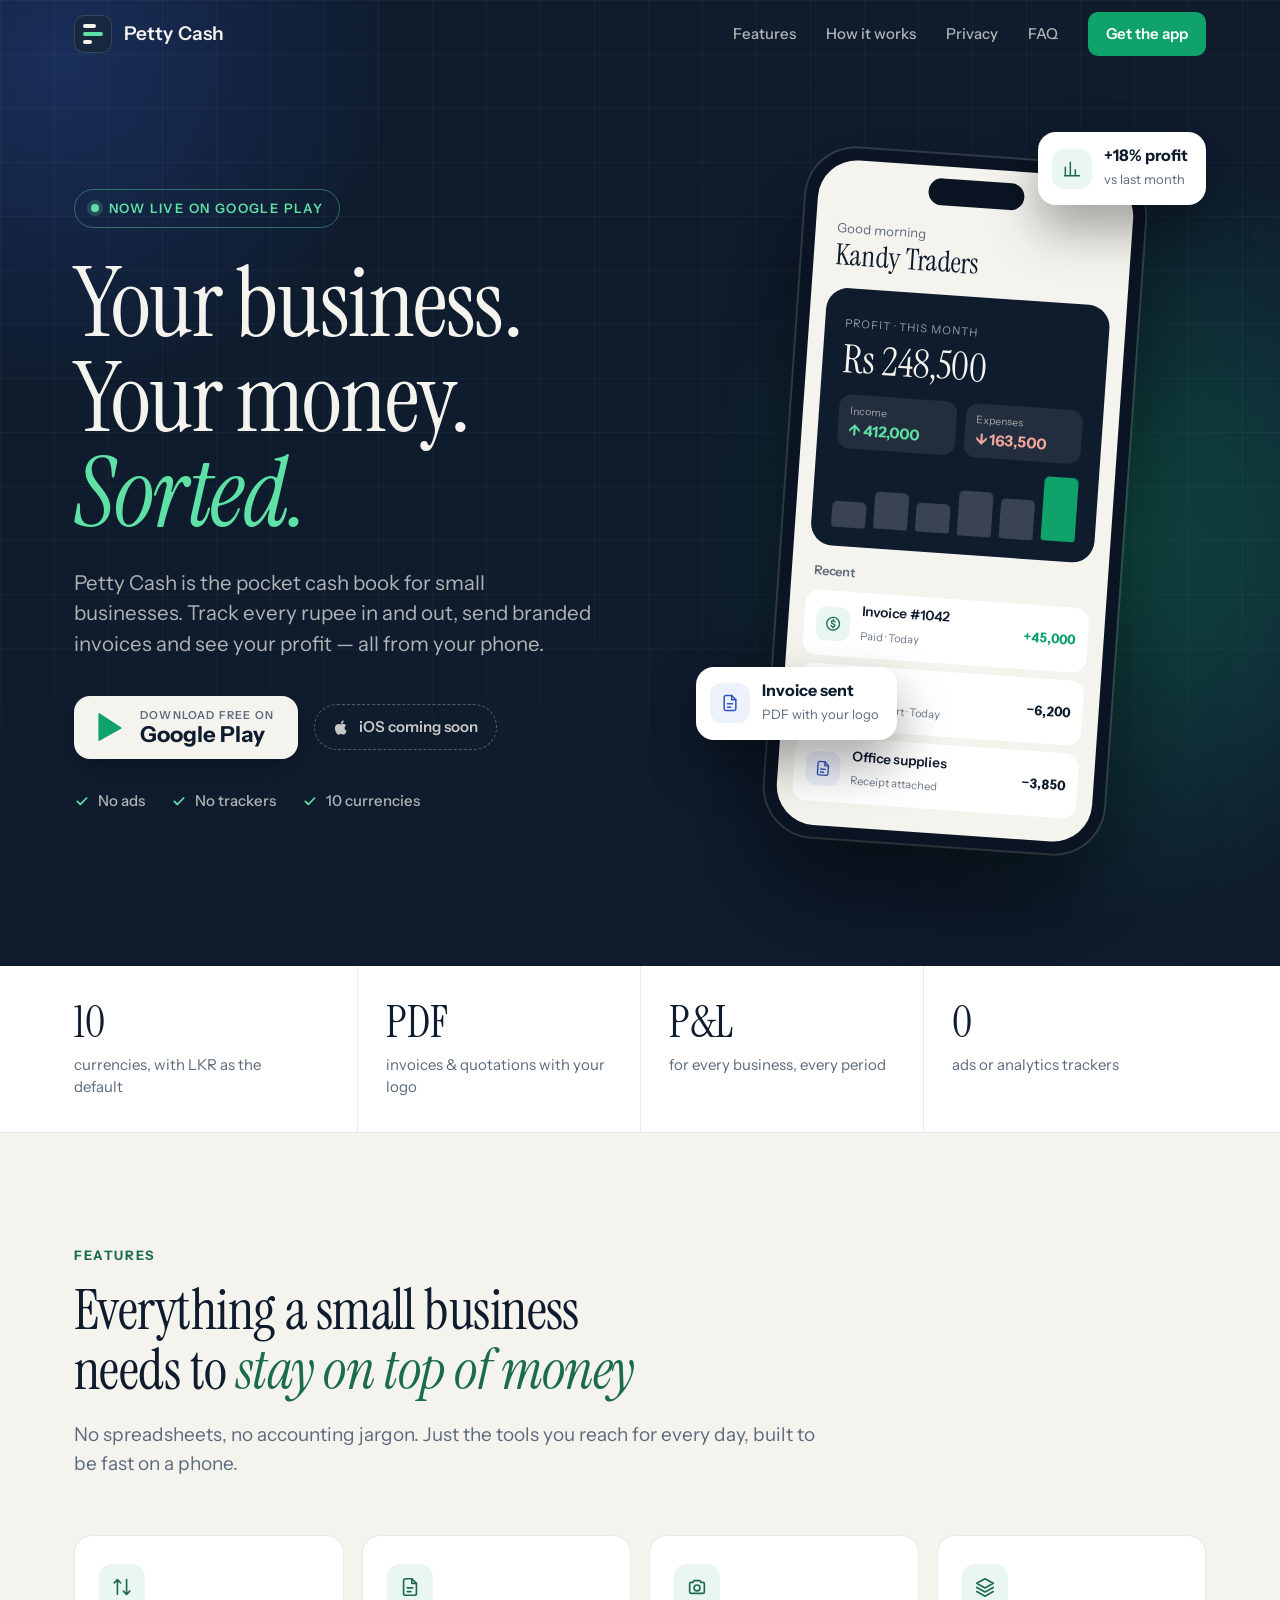
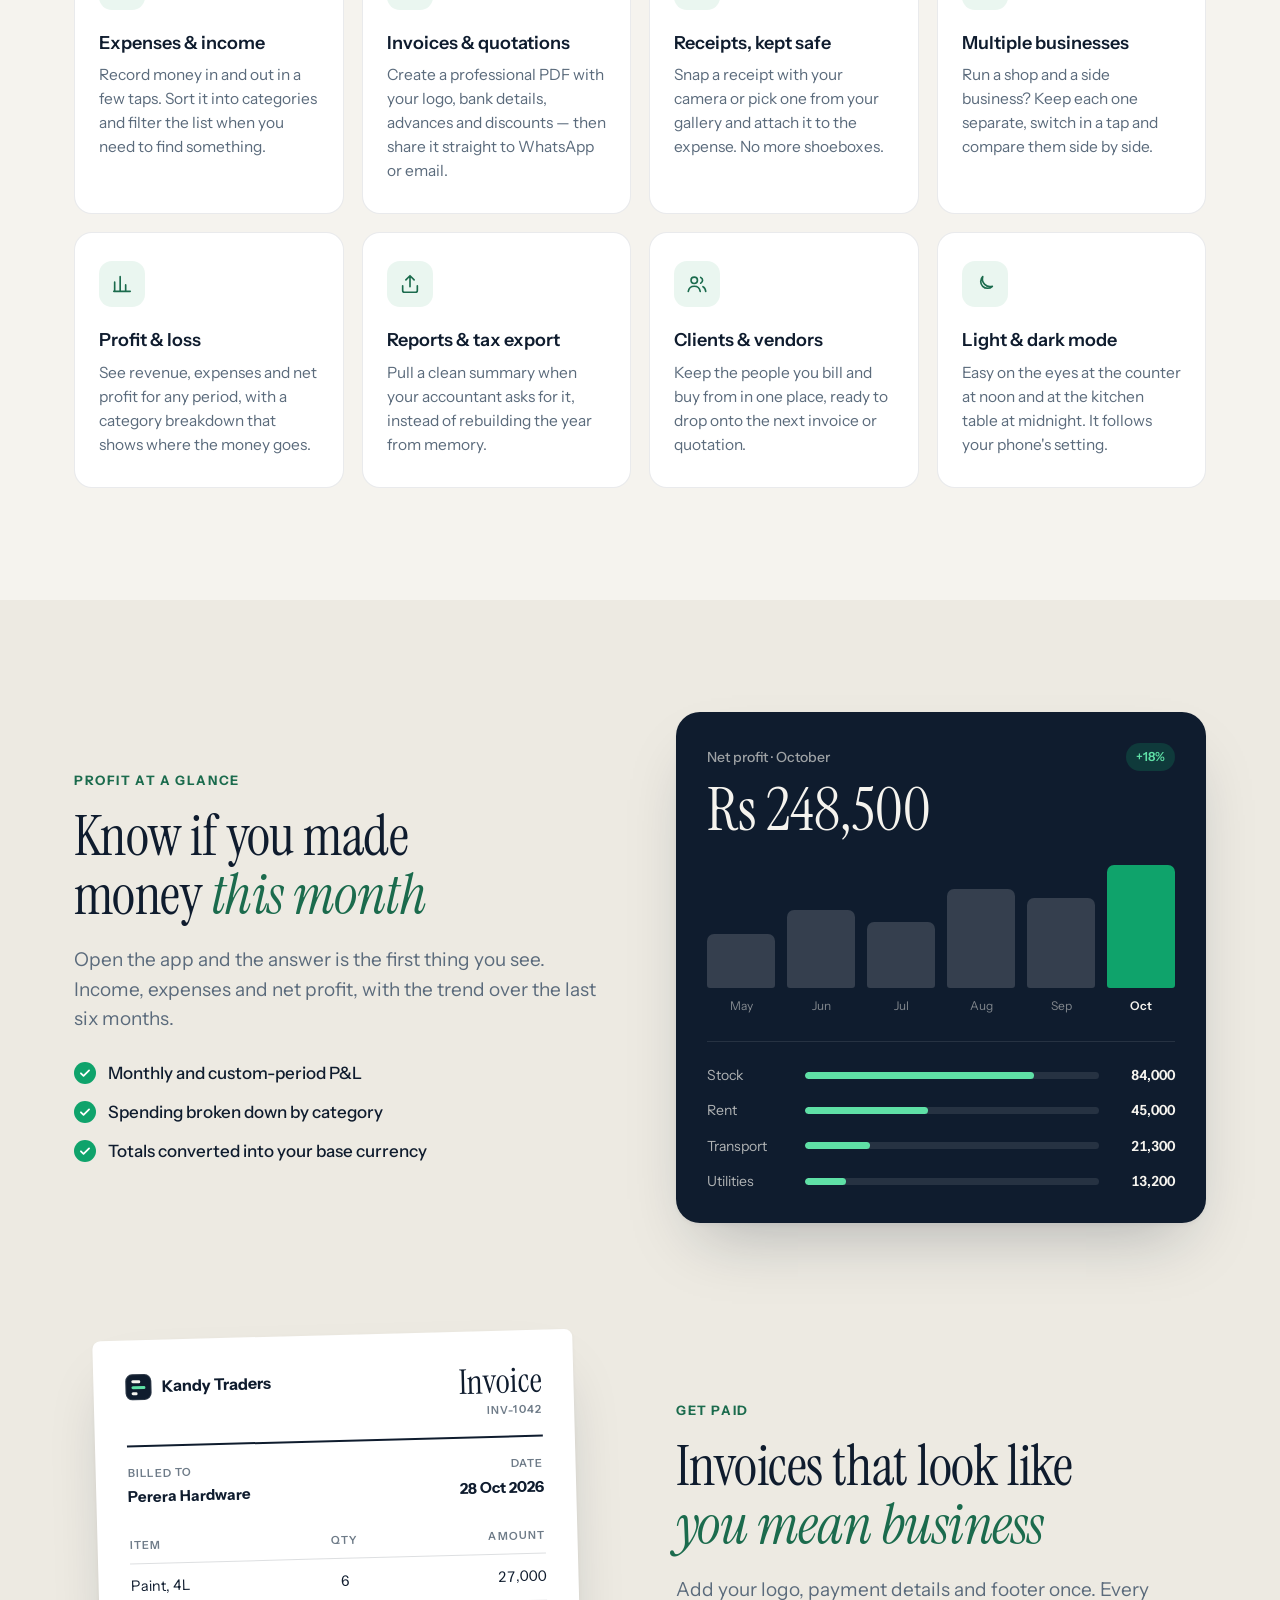
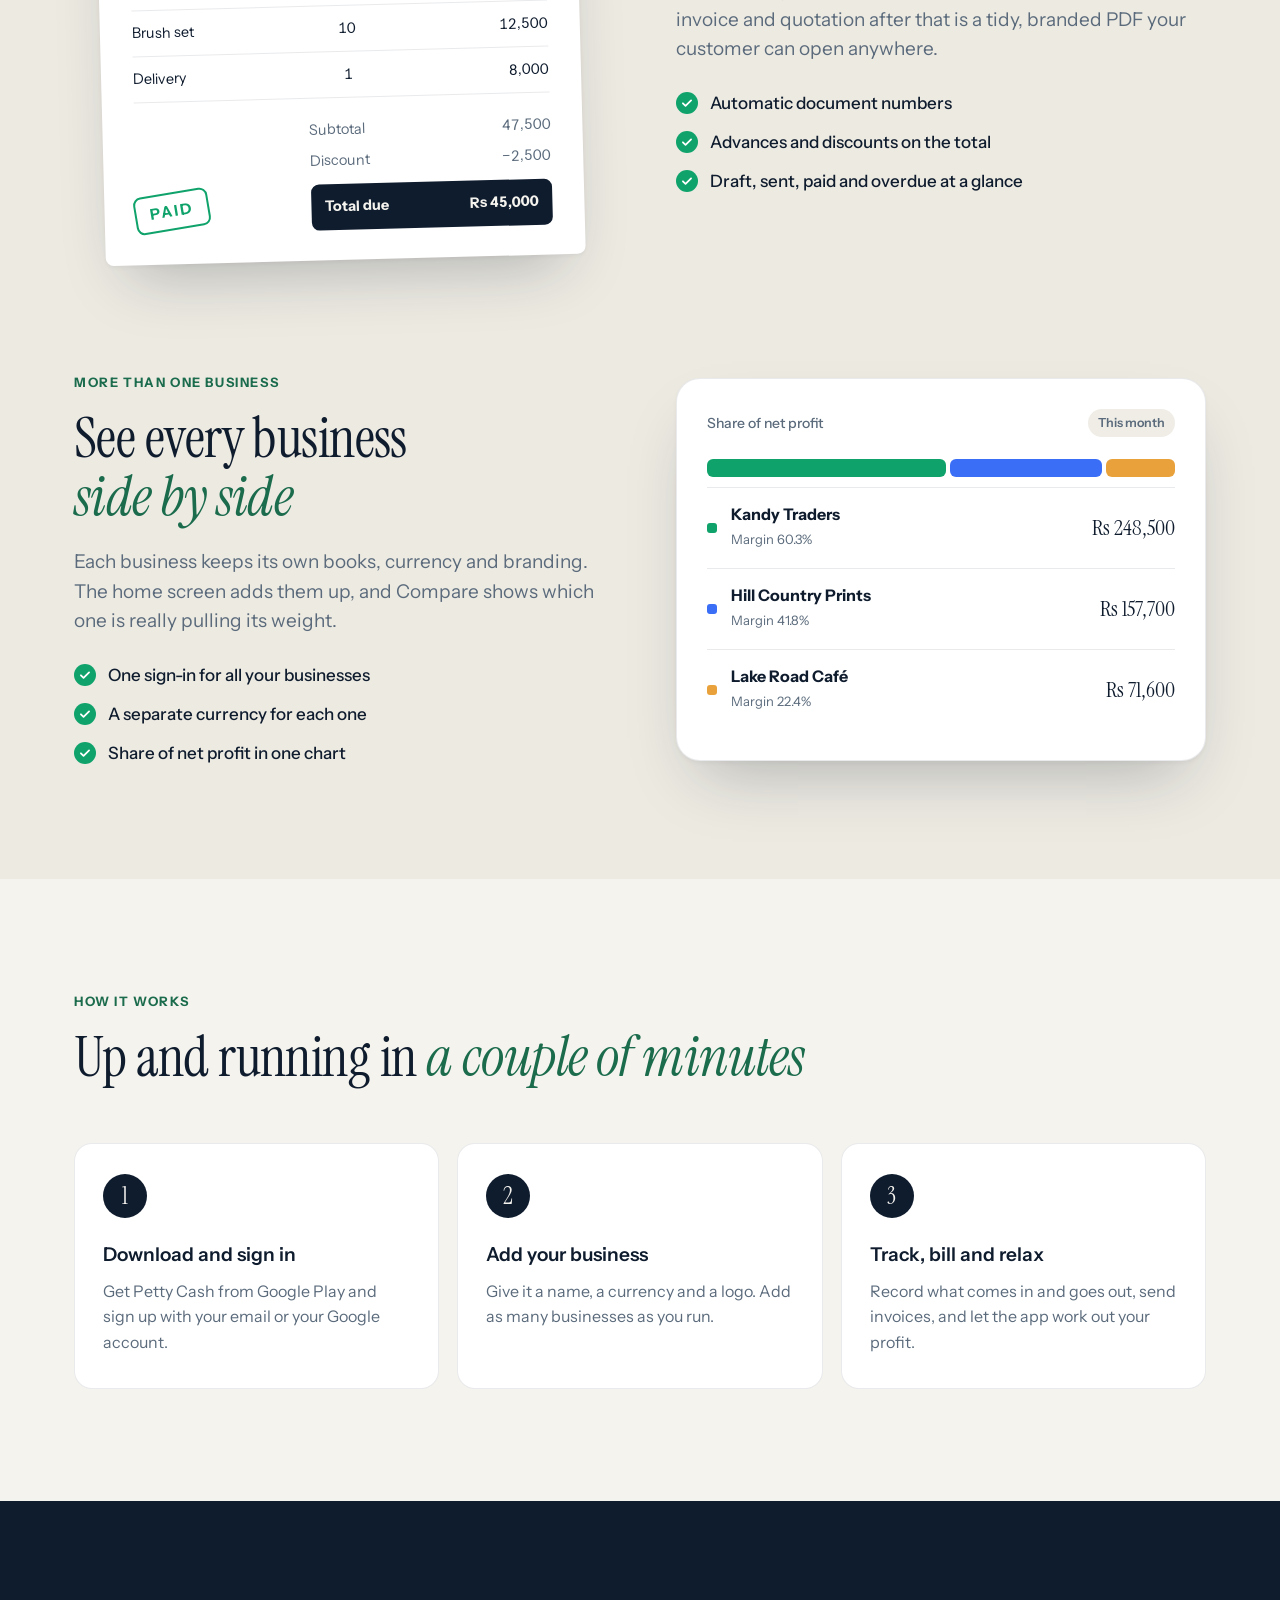
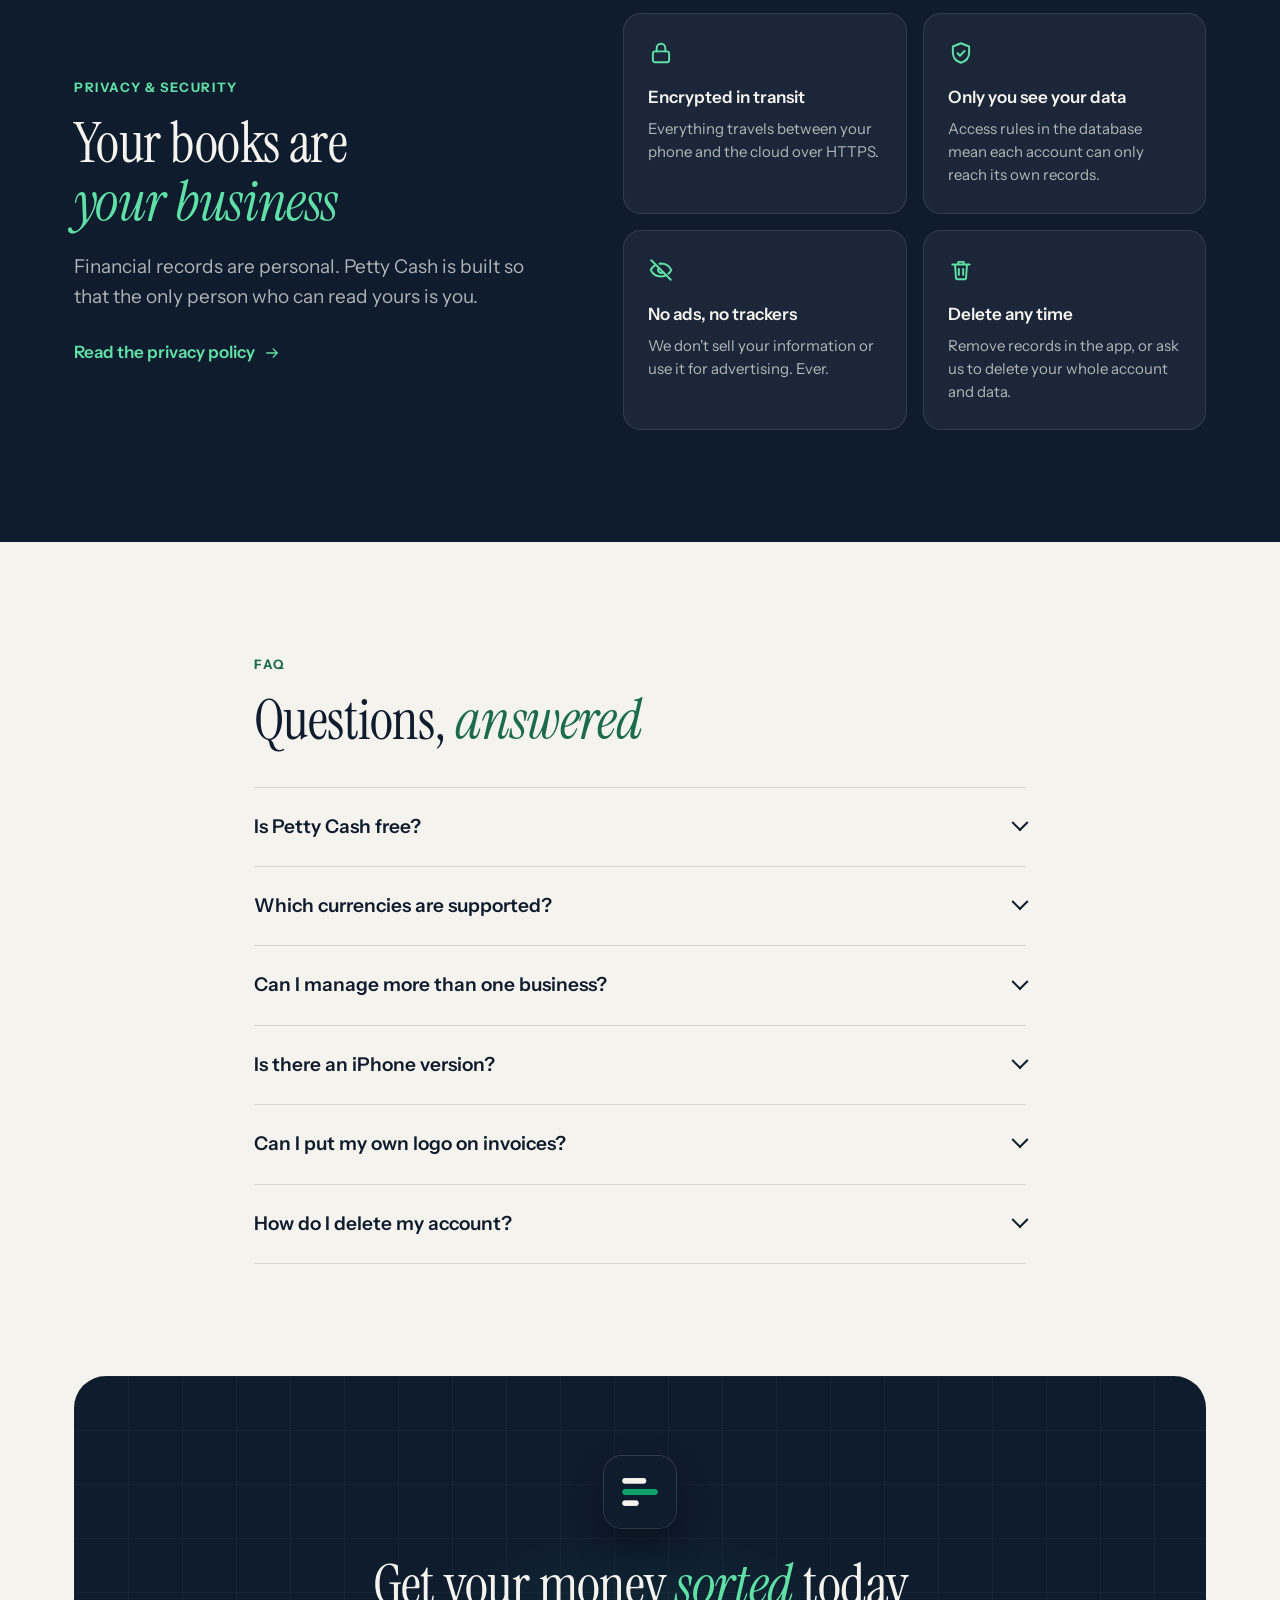
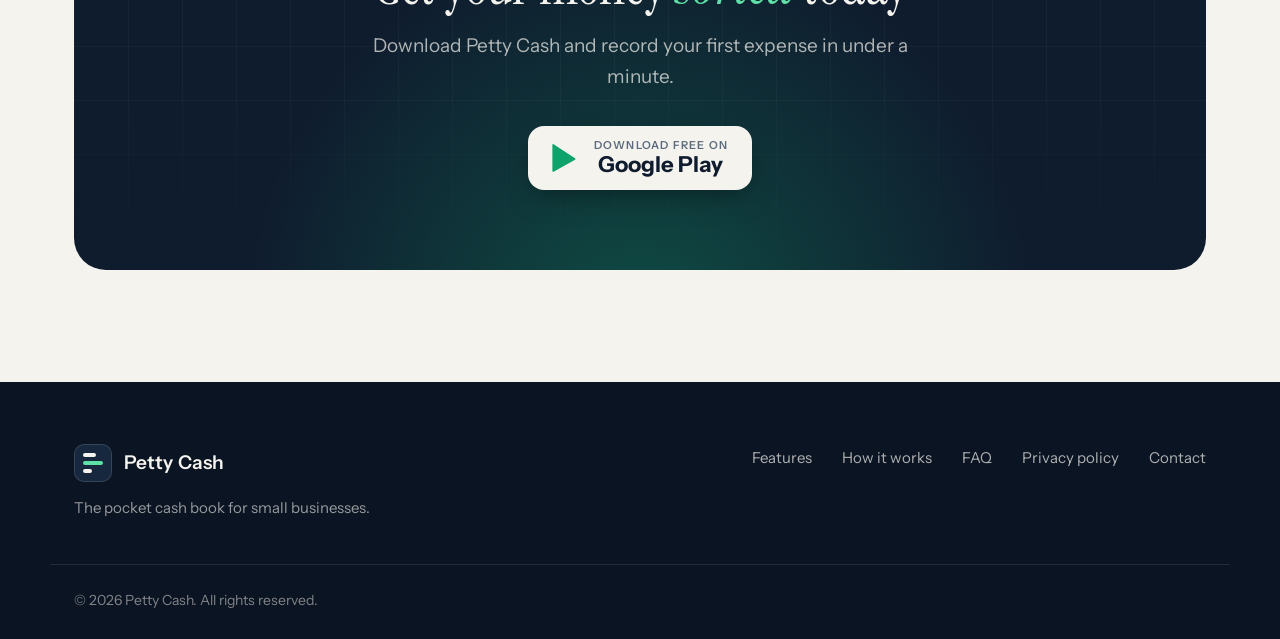
<file: index.html>
<!doctype html>
<html lang="en">
<head>
<meta charset="utf-8">
<meta name="viewport" content="width=device-width, initial-scale=1">
<title>Petty Cash — Expenses, invoices and profit for small businesses</title>
<meta name="description" content="Petty Cash is the pocket cash book for small businesses. Track income and expenses, send branded invoices and quotations, keep receipts and see your profit — all from your phone.">
<meta name="theme-color" content="#0F1C2E">
<meta property="og:type" content="website">
<meta property="og:title" content="Petty Cash — Your business. Your money. Sorted.">
<meta property="og:description" content="Track every rupee, send invoices and see your profit — all from your phone.">
<meta property="og:image" content="assets/og.png">
<meta name="twitter:card" content="summary_large_image">
<link rel="icon" type="image/png" href="assets/favicon.png">
<link rel="apple-touch-icon" href="assets/icon.png">
<link rel="preconnect" href="https://fonts.googleapis.com">
<link rel="preconnect" href="https://fonts.gstatic.com" crossorigin>
<link href="https://fonts.googleapis.com/css2?family=Instrument+Sans:wght@400;500;600;700&family=Instrument+Serif:ital@0;1&display=swap" rel="stylesheet">
<link rel="stylesheet" href="css/styles.css">
</head>
<body>

<!-- icon sprite -->
<svg width="0" height="0" style="position:absolute" aria-hidden="true">
  <defs>
    <symbol id="i-check" viewBox="0 0 24 24"><path d="M5 12.5l4.5 4.5L19 7.5"/></symbol>
    <symbol id="i-swap" viewBox="0 0 24 24"><path d="M7 4v16M7 4L3.5 7.5M7 4l3.5 3.5M17 20V4m0 16l-3.5-3.5M17 20l3.5-3.5"/></symbol>
    <symbol id="i-doc" viewBox="0 0 24 24"><path d="M14 3H7a2 2 0 00-2 2v14a2 2 0 002 2h10a2 2 0 002-2V8l-5-5z"/><path d="M14 3v5h5M9 13h6M9 17h4"/></symbol>
    <symbol id="i-camera" viewBox="0 0 24 24"><path d="M4 8.5A1.5 1.5 0 015.5 7h2l1.4-2h6.2l1.4 2h2A1.5 1.5 0 0120 8.5v9a1.5 1.5 0 01-1.5 1.5h-13A1.5 1.5 0 014 17.5v-9z"/><circle cx="12" cy="13" r="3.2"/></symbol>
    <symbol id="i-layers" viewBox="0 0 24 24"><path d="M12 3l9 5-9 5-9-5 9-5z"/><path d="M3 12.5l9 5 9-5M3 17l9 5 9-5"/></symbol>
    <symbol id="i-chart" viewBox="0 0 24 24"><path d="M4 20V10M10 20V4M16 20v-7M21 20H3"/></symbol>
    <symbol id="i-export" viewBox="0 0 24 24"><path d="M12 15V3m0 0L7.5 7.5M12 3l4.5 4.5M4 14v5a2 2 0 002 2h12a2 2 0 002-2v-5"/></symbol>
    <symbol id="i-users" viewBox="0 0 24 24"><circle cx="9" cy="8" r="3.5"/><path d="M2.5 20c.6-3.4 3.2-5.5 6.5-5.5s5.900 2.100 6.500 5.500M16 4.800a3.500 3.500 0 010 6.400M18.500 14.900c1.700.8 2.700 2.500 3 5.100"/></symbol>
    <symbol id="i-moon" viewBox="0 0 24 24"><path d="M20 14.500A8.500 8.500 0 019.500 4a7 7 0 1010.500 10.500z"/></symbol>
    <symbol id="i-lock" viewBox="0 0 24 24"><rect x="4.500" y="10.500" width="15" height="10" rx="2"/><path d="M8 10.500V7.500a4 4 0 018 0v3"/></symbol>
    <symbol id="i-shield" viewBox="0 0 24 24"><path d="M12 3l7.500 3v5.500c0 4.600-3.100 8.100-7.500 9.500-4.400-1.400-7.500-4.900-7.500-9.500V6L12 3z"/><path d="M8.800 12.200l2.300 2.300 4.200-4.400"/></symbol>
    <symbol id="i-eye-off" viewBox="0 0 24 24"><path d="M3 3l18 18M10.500 6.200A9.700 9.700 0 0112 6c4.500 0 8 3 9.500 6a11.600 11.600 0 01-2.700 3.500M6.300 7.700A11.500 11.500 0 002.500 12c1.500 3 5 6 9.500 6 1.500 0 2.800-.3 4-.8M9.900 9.900a3 3 0 004.200 4.200"/></symbol>
    <symbol id="i-trash" viewBox="0 0 24 24"><path d="M4 7h16M9.500 7V4.500h5V7M6.500 7l.8 12a1.500 1.500 0 001.500 1.500h6.400a1.500 1.500 0 001.500-1.500l.8-12M10 11v5.500M14 11v5.500"/></symbol>
    <symbol id="i-arrow" viewBox="0 0 24 24"><path d="M5 12h14m0 0l-5.500-5.500M19 12l-5.500 5.500"/></symbol>
    <symbol id="i-fuel" viewBox="0 0 24 24"><path d="M5 20V6a2 2 0 012-2h5a2 2 0 012 2v14M4 20h11M7.500 8h4M14 11h1.500a1.500 1.500 0 011.500 1.500v3a1.500 1.500 0 003 0V9l-2.500-2.500"/></symbol>
    <symbol id="i-coin" viewBox="0 0 24 24"><circle cx="12" cy="12" r="8.500"/><path d="M14.500 9.500c-.4-.9-1.300-1.500-2.500-1.500-1.500 0-2.500.8-2.500 2s1 1.700 2.500 2 2.500.8 2.500 2-1 2-2.500 2c-1.200 0-2.100-.6-2.500-1.500M12 6.500V8m0 8v1.500"/></symbol>
    <symbol id="i-play" viewBox="0 0 48 48"><path d="M9 5.500v37c0 .9 1 1.400 1.700.9L41 26.300c.8-.5.8-1.600 0-2.100L10.700 4.600C10 4.100 9 4.600 9 5.500z"/></symbol>
    <symbol id="i-apple" viewBox="0 0 24 24"><path d="M16.400 12.600c0-2.500 2-3.600 2.100-3.700-1.200-1.700-3-1.900-3.600-2-1.500-.2-3 .9-3.800.9-.8 0-2-.9-3.300-.9-1.700 0-3.300 1-4.200 2.500-1.800 3.100-.5 7.700 1.300 10.200.8 1.200 1.900 2.600 3.200 2.500 1.300 0 1.800-.8 3.300-.8s2 .8 3.300.8c1.400 0 2.300-1.300 3.100-2.500 1-1.400 1.400-2.800 1.400-2.900 0 0-2.800-1-2.800-4.100zM14 5.200c.7-.8 1.200-2 1-3.200-1 0-2.200.7-2.900 1.500-.6.7-1.200 1.900-1 3.100 1.100.1 2.200-.6 2.900-1.400z"/></symbol>
  </defs>
</svg>

<a class="skip" href="#main">Skip to content</a>

<header class="nav" id="nav">
  <div class="container nav__inner">
    <a class="brand" href="#top" aria-label="Petty Cash home">
      <span class="brand__mark" aria-hidden="true"><i></i><i></i><i></i></span>
      <span class="brand__name">Petty Cash</span>
    </a>
    <nav class="nav__links" id="nav-links" aria-label="Primary">
      <a href="#features">Features</a>
      <a href="#how">How it works</a>
      <a href="#privacy">Privacy</a>
      <a href="#faq">FAQ</a>
      <a class="btn btn--green btn--sm nav__cta" href="https://play.google.com/store/apps/details?id=com.pettycash.app" target="_blank" rel="noopener">Get the app</a>
    </nav>
    <button class="nav__toggle" id="nav-toggle" aria-label="Open menu" aria-expanded="false" aria-controls="nav-links"><span></span><span></span></button>
  </div>
</header>

<main id="main">

<!-- ============ HERO ============ -->
<section class="hero" id="top">
  <div class="hero__bg" aria-hidden="true"><div class="glow glow--green"></div><div class="glow glow--blue"></div><div class="gridlines"></div></div>
  <div class="container hero__inner">
    <div class="hero__copy">
      <a class="eyebrow" href="https://play.google.com/store/apps/details?id=com.pettycash.app" target="_blank" rel="noopener"><span class="eyebrow__dot"></span>Now live on Google Play</a>
      <h1>Your business.<br>Your money.<br><em>Sorted.</em></h1>
      <p class="hero__sub">Petty Cash is the pocket cash book for small businesses. Track every rupee in and out, send branded invoices and see your profit — all from your phone.</p>
      <div class="hero__cta">
        <a class="store" href="https://play.google.com/store/apps/details?id=com.pettycash.app" target="_blank" rel="noopener">
          <svg class="store__icon" aria-hidden="true"><use href="#i-play"/></svg>
          <span><small>Download free on</small><b>Google Play</b></span>
        </a>
        <span class="soon"><svg aria-hidden="true"><use href="#i-apple"/></svg>iOS coming soon</span>
      </div>
      <ul class="hero__ticks">
        <li><svg aria-hidden="true"><use href="#i-check"/></svg>No ads</li>
        <li><svg aria-hidden="true"><use href="#i-check"/></svg>No trackers</li>
        <li><svg aria-hidden="true"><use href="#i-check"/></svg>10 currencies</li>
      </ul>
    </div>

    <div class="hero__visual" aria-hidden="true">
      <div class="phone">
        <div class="phone__screen">
          <div class="phone__island"></div>
          <div class="app-head">
            <div class="app-hello">Good morning</div>
            <div class="app-biz">Kandy Traders</div>
          </div>
          <div class="app-hero">
            <small>Profit · This month</small>
            <div class="app-big">Rs 248,500</div>
            <div class="app-row">
              <div class="app-pill"><span>Income</span><b class="up">↑ 412,000</b></div>
              <div class="app-pill"><span>Expenses</span><b class="down">↓ 163,500</b></div>
            </div>
            <div class="app-bars">
              <div style="--h:40%"></div><div style="--h:58%"></div><div style="--h:46%"></div>
              <div style="--h:70%"></div><div style="--h:62%"></div><div class="is-now" style="--h:100%"></div>
            </div>
          </div>
          <div class="app-list">
            <h4>Recent</h4>
            <div class="app-item"><div class="app-dot app-dot--green"><svg><use href="#i-coin"/></svg></div><div class="app-t"><b>Invoice #1042</b><span>Paid · Today</span></div><div class="app-amt app-amt--in">+45,000</div></div>
            <div class="app-item"><div class="app-dot app-dot--amber"><svg><use href="#i-fuel"/></svg></div><div class="app-t"><b>Fuel</b><span>Transport · Today</span></div><div class="app-amt">−6,200</div></div>
            <div class="app-item"><div class="app-dot app-dot--blue"><svg><use href="#i-doc"/></svg></div><div class="app-t"><b>Office supplies</b><span>Receipt attached</span></div><div class="app-amt">−3,850</div></div>
          </div>
        </div>
      </div>
      <div class="chip chip--a"><div class="chip__ic chip__ic--green"><svg><use href="#i-chart"/></svg></div><div><b>+18% profit</b><span>vs last month</span></div></div>
      <div class="chip chip--b"><div class="chip__ic chip__ic--blue"><svg><use href="#i-doc"/></svg></div><div><b>Invoice sent</b><span>PDF with your logo</span></div></div>
    </div>
  </div>
</section>

<!-- ============ FACT STRIP ============ -->
<section class="facts" aria-label="At a glance">
  <div class="container facts__grid">
    <div class="fact"><b>10</b><span>currencies, with LKR as the default</span></div>
    <div class="fact"><b>PDF</b><span>invoices &amp; quotations with your logo</span></div>
    <div class="fact"><b>P&amp;L</b><span>for every business, every period</span></div>
    <div class="fact"><b>0</b><span>ads or analytics trackers</span></div>
  </div>
</section>

<!-- ============ FEATURES ============ -->
<section class="section" id="features">
  <div class="container">
    <div class="section__head reveal">
      <p class="kicker">Features</p>
      <h2>Everything a small business needs to <em>stay on top of money</em></h2>
      <p class="lede">No spreadsheets, no accounting jargon. Just the tools you reach for every day, built to be fast on a phone.</p>
    </div>

    <div class="cards">
      <article class="card reveal">
        <div class="card__ic"><svg aria-hidden="true"><use href="#i-swap"/></svg></div>
        <h3>Expenses &amp; income</h3>
        <p>Record money in and out in a few taps. Sort it into categories and filter the list when you need to find something.</p>
      </article>
      <article class="card reveal">
        <div class="card__ic"><svg aria-hidden="true"><use href="#i-doc"/></svg></div>
        <h3>Invoices &amp; quotations</h3>
        <p>Create a professional PDF with your logo, bank details, advances and discounts — then share it straight to WhatsApp or email.</p>
      </article>
      <article class="card reveal">
        <div class="card__ic"><svg aria-hidden="true"><use href="#i-camera"/></svg></div>
        <h3>Receipts, kept safe</h3>
        <p>Snap a receipt with your camera or pick one from your gallery and attach it to the expense. No more shoeboxes.</p>
      </article>
      <article class="card reveal">
        <div class="card__ic"><svg aria-hidden="true"><use href="#i-layers"/></svg></div>
        <h3>Multiple businesses</h3>
        <p>Run a shop and a side business? Keep each one separate, switch in a tap and compare them side by side.</p>
      </article>
      <article class="card reveal">
        <div class="card__ic"><svg aria-hidden="true"><use href="#i-chart"/></svg></div>
        <h3>Profit &amp; loss</h3>
        <p>See revenue, expenses and net profit for any period, with a category breakdown that shows where the money goes.</p>
      </article>
      <article class="card reveal">
        <div class="card__ic"><svg aria-hidden="true"><use href="#i-export"/></svg></div>
        <h3>Reports &amp; tax export</h3>
        <p>Pull a clean summary when your accountant asks for it, instead of rebuilding the year from memory.</p>
      </article>
      <article class="card reveal">
        <div class="card__ic"><svg aria-hidden="true"><use href="#i-users"/></svg></div>
        <h3>Clients &amp; vendors</h3>
        <p>Keep the people you bill and buy from in one place, ready to drop onto the next invoice or quotation.</p>
      </article>
      <article class="card reveal">
        <div class="card__ic"><svg aria-hidden="true"><use href="#i-moon"/></svg></div>
        <h3>Light &amp; dark mode</h3>
        <p>Easy on the eyes at the counter at noon and at the kitchen table at midnight. It follows your phone's setting.</p>
      </article>
    </div>
  </div>
</section>

<!-- ============ SHOWCASE ============ -->
<section class="section section--tint">
  <div class="container">

    <div class="split reveal">
      <div class="split__copy">
        <p class="kicker">Profit at a glance</p>
        <h2>Know if you made money <em>this month</em></h2>
        <p class="lede">Open the app and the answer is the first thing you see. Income, expenses and net profit, with the trend over the last six months.</p>
        <ul class="ticks">
          <li><svg aria-hidden="true"><use href="#i-check"/></svg>Monthly and custom-period P&amp;L</li>
          <li><svg aria-hidden="true"><use href="#i-check"/></svg>Spending broken down by category</li>
          <li><svg aria-hidden="true"><use href="#i-check"/></svg>Totals converted into your base currency</li>
        </ul>
      </div>
      <div class="split__visual" aria-hidden="true">
        <div class="panel panel--ink">
          <div class="panel__top"><span>Net profit · October</span><span class="tag tag--green">+18%</span></div>
          <div class="panel__big">Rs 248,500</div>
          <div class="trend">
            <div><i style="--h:36%"></i><span>May</span></div>
            <div><i style="--h:52%"></i><span>Jun</span></div>
            <div><i style="--h:44%"></i><span>Jul</span></div>
            <div><i style="--h:66%"></i><span>Aug</span></div>
            <div><i style="--h:60%"></i><span>Sep</span></div>
            <div class="is-now"><i style="--h:100%"></i><span>Oct</span></div>
          </div>
          <div class="cats">
            <div class="cat"><span>Stock</span><div class="cat__bar"><i style="width:78%"></i></div><b>84,000</b></div>
            <div class="cat"><span>Rent</span><div class="cat__bar"><i style="width:42%"></i></div><b>45,000</b></div>
            <div class="cat"><span>Transport</span><div class="cat__bar"><i style="width:22%"></i></div><b>21,300</b></div>
            <div class="cat"><span>Utilities</span><div class="cat__bar"><i style="width:14%"></i></div><b>13,200</b></div>
          </div>
        </div>
      </div>
    </div>

    <div class="split split--flip reveal">
      <div class="split__copy">
        <p class="kicker">Get paid</p>
        <h2>Invoices that look like <em>you mean business</em></h2>
        <p class="lede">Add your logo, payment details and footer once. Every invoice and quotation after that is a tidy, branded PDF your customer can open anywhere.</p>
        <ul class="ticks">
          <li><svg aria-hidden="true"><use href="#i-check"/></svg>Automatic document numbers</li>
          <li><svg aria-hidden="true"><use href="#i-check"/></svg>Advances and discounts on the total</li>
          <li><svg aria-hidden="true"><use href="#i-check"/></svg>Draft, sent, paid and overdue at a glance</li>
        </ul>
      </div>
      <div class="split__visual" aria-hidden="true">
        <div class="doc">
          <div class="doc__head">
            <div class="doc__logo"><span class="brand__mark brand__mark--sm"><i></i><i></i><i></i></span>Kandy Traders</div>
            <div class="doc__title">Invoice<small>INV-1042</small></div>
          </div>
          <div class="doc__meta"><div><small>Billed to</small><b>Perera Hardware</b></div><div><small>Date</small><b>28 Oct 2026</b></div></div>
          <table class="doc__table">
            <thead><tr><th>Item</th><th>Qty</th><th>Amount</th></tr></thead>
            <tbody>
              <tr><td>Paint, 4L</td><td>6</td><td>27,000</td></tr>
              <tr><td>Brush set</td><td>10</td><td>12,500</td></tr>
              <tr><td>Delivery</td><td>1</td><td>8,000</td></tr>
            </tbody>
          </table>
          <div class="doc__totals">
            <div><span>Subtotal</span><span>47,500</span></div>
            <div><span>Discount</span><span>−2,500</span></div>
            <div class="doc__total"><span>Total due</span><span>Rs 45,000</span></div>
          </div>
          <span class="stamp">Paid</span>
        </div>
      </div>
    </div>

    <div class="split reveal">
      <div class="split__copy">
        <p class="kicker">More than one business</p>
        <h2>See every business <em>side by side</em></h2>
        <p class="lede">Each business keeps its own books, currency and branding. The home screen adds them up, and Compare shows which one is really pulling its weight.</p>
        <ul class="ticks">
          <li><svg aria-hidden="true"><use href="#i-check"/></svg>One sign-in for all your businesses</li>
          <li><svg aria-hidden="true"><use href="#i-check"/></svg>A separate currency for each one</li>
          <li><svg aria-hidden="true"><use href="#i-check"/></svg>Share of net profit in one chart</li>
        </ul>
      </div>
      <div class="split__visual" aria-hidden="true">
        <div class="panel">
          <div class="panel__top"><span>Share of net profit</span><span class="tag">This month</span></div>
          <div class="share"><i class="s-green" style="width:52%"></i><i class="s-blue" style="width:33%"></i><i class="s-amber" style="width:15%"></i></div>
          <div class="biz"><span class="biz__dot s-green"></span><div><b>Kandy Traders</b><small>Margin 60.3%</small></div><strong>Rs 248,500</strong></div>
          <div class="biz"><span class="biz__dot s-blue"></span><div><b>Hill Country Prints</b><small>Margin 41.8%</small></div><strong>Rs 157,700</strong></div>
          <div class="biz"><span class="biz__dot s-amber"></span><div><b>Lake Road Café</b><small>Margin 22.4%</small></div><strong>Rs 71,600</strong></div>
        </div>
      </div>
    </div>

  </div>
</section>

<!-- ============ HOW IT WORKS ============ -->
<section class="section" id="how">
  <div class="container">
    <div class="section__head reveal">
      <p class="kicker">How it works</p>
      <h2>Up and running in <em>a couple of minutes</em></h2>
    </div>
    <ol class="steps">
      <li class="step reveal"><span class="step__n">1</span><h3>Download and sign in</h3><p>Get Petty Cash from Google Play and sign up with your email or your Google account.</p></li>
      <li class="step reveal"><span class="step__n">2</span><h3>Add your business</h3><p>Give it a name, a currency and a logo. Add as many businesses as you run.</p></li>
      <li class="step reveal"><span class="step__n">3</span><h3>Track, bill and relax</h3><p>Record what comes in and goes out, send invoices, and let the app work out your profit.</p></li>
    </ol>
  </div>
</section>

<!-- ============ PRIVACY ============ -->
<section class="section section--ink" id="privacy">
  <div class="container trust">
    <div class="trust__copy reveal">
      <p class="kicker kicker--bright">Privacy &amp; security</p>
      <h2>Your books are <em>your business</em></h2>
      <p class="lede">Financial records are personal. Petty Cash is built so that the only person who can read yours is you.</p>
      <a class="link" href="privacy.html">Read the privacy policy <svg aria-hidden="true"><use href="#i-arrow"/></svg></a>
    </div>
    <div class="trust__grid">
      <div class="trust__item reveal"><svg aria-hidden="true"><use href="#i-lock"/></svg><h3>Encrypted in transit</h3><p>Everything travels between your phone and the cloud over HTTPS.</p></div>
      <div class="trust__item reveal"><svg aria-hidden="true"><use href="#i-shield"/></svg><h3>Only you see your data</h3><p>Access rules in the database mean each account can only reach its own records.</p></div>
      <div class="trust__item reveal"><svg aria-hidden="true"><use href="#i-eye-off"/></svg><h3>No ads, no trackers</h3><p>We don't sell your information or use it for advertising. Ever.</p></div>
      <div class="trust__item reveal"><svg aria-hidden="true"><use href="#i-trash"/></svg><h3>Delete any time</h3><p>Remove records in the app, or ask us to delete your whole account and data.</p></div>
    </div>
  </div>
</section>

<!-- ============ FAQ ============ -->
<section class="section" id="faq">
  <div class="container container--narrow">
    <div class="section__head reveal">
      <p class="kicker">FAQ</p>
      <h2>Questions, <em>answered</em></h2>
    </div>
    <div class="faq reveal">
      <details>
        <summary>Is Petty Cash free?</summary>
        <p>Petty Cash is free to download from Google Play.</p>
      </details>
      <details>
        <summary>Which currencies are supported?</summary>
        <p>Ten: Sri Lankan rupee (the default), US dollar, euro, pound sterling, Indian rupee, Australian dollar, Canadian dollar, UAE dirham, Singapore dollar and Japanese yen. Each business can use its own currency.</p>
      </details>
      <details>
        <summary>Can I manage more than one business?</summary>
        <p>Yes. Add each business separately, switch between them from Settings and compare their performance side by side.</p>
      </details>
      <details>
        <summary>Is there an iPhone version?</summary>
        <p>Petty Cash is available on Android today. An iOS version is coming soon.</p>
      </details>
      <details>
        <summary>Can I put my own logo on invoices?</summary>
        <p>Yes. Upload a PNG or JPEG logo for each business, along with your payment details and footer line. They appear on every invoice and quotation PDF.</p>
      </details>
      <details>
        <summary>How do I delete my account?</summary>
        <p>Email <a href="mailto:sachinharshitha971@gmail.com">sachinharshitha971@gmail.com</a> from your registered address and your account and data will be deleted within 30 days. See the <a href="privacy.html">privacy policy</a> for details.</p>
      </details>
    </div>
  </div>
</section>

<!-- ============ CTA ============ -->
<section class="cta">
  <div class="container">
    <div class="cta__box reveal">
      <div class="hero__bg" aria-hidden="true"><div class="glow glow--green"></div><div class="gridlines"></div></div>
      <img class="cta__icon" src="assets/icon.png" width="72" height="72" alt="">
      <h2>Get your money <em>sorted</em> today</h2>
      <p>Download Petty Cash and record your first expense in under a minute.</p>
      <a class="store" href="https://play.google.com/store/apps/details?id=com.pettycash.app" target="_blank" rel="noopener">
        <svg class="store__icon" aria-hidden="true"><use href="#i-play"/></svg>
        <span><small>Download free on</small><b>Google Play</b></span>
      </a>
    </div>
  </div>
</section>

</main>

<footer class="footer">
  <div class="container footer__inner">
    <div class="footer__brand">
      <a class="brand" href="#top" aria-label="Petty Cash home">
        <span class="brand__mark" aria-hidden="true"><i></i><i></i><i></i></span>
        <span class="brand__name">Petty Cash</span>
      </a>
      <p>The pocket cash book for small businesses.</p>
    </div>
    <nav class="footer__links" aria-label="Footer">
      <a href="#features">Features</a>
      <a href="#how">How it works</a>
      <a href="#faq">FAQ</a>
      <a href="privacy.html">Privacy policy</a>
      <a href="mailto:sachinharshitha971@gmail.com">Contact</a>
    </nav>
  </div>
  <div class="container footer__base">© <span id="year">2026</span> Petty Cash. All rights reserved.</div>
</footer>

<script src="js/main.js" defer></script>
</body>
</html>
</file>
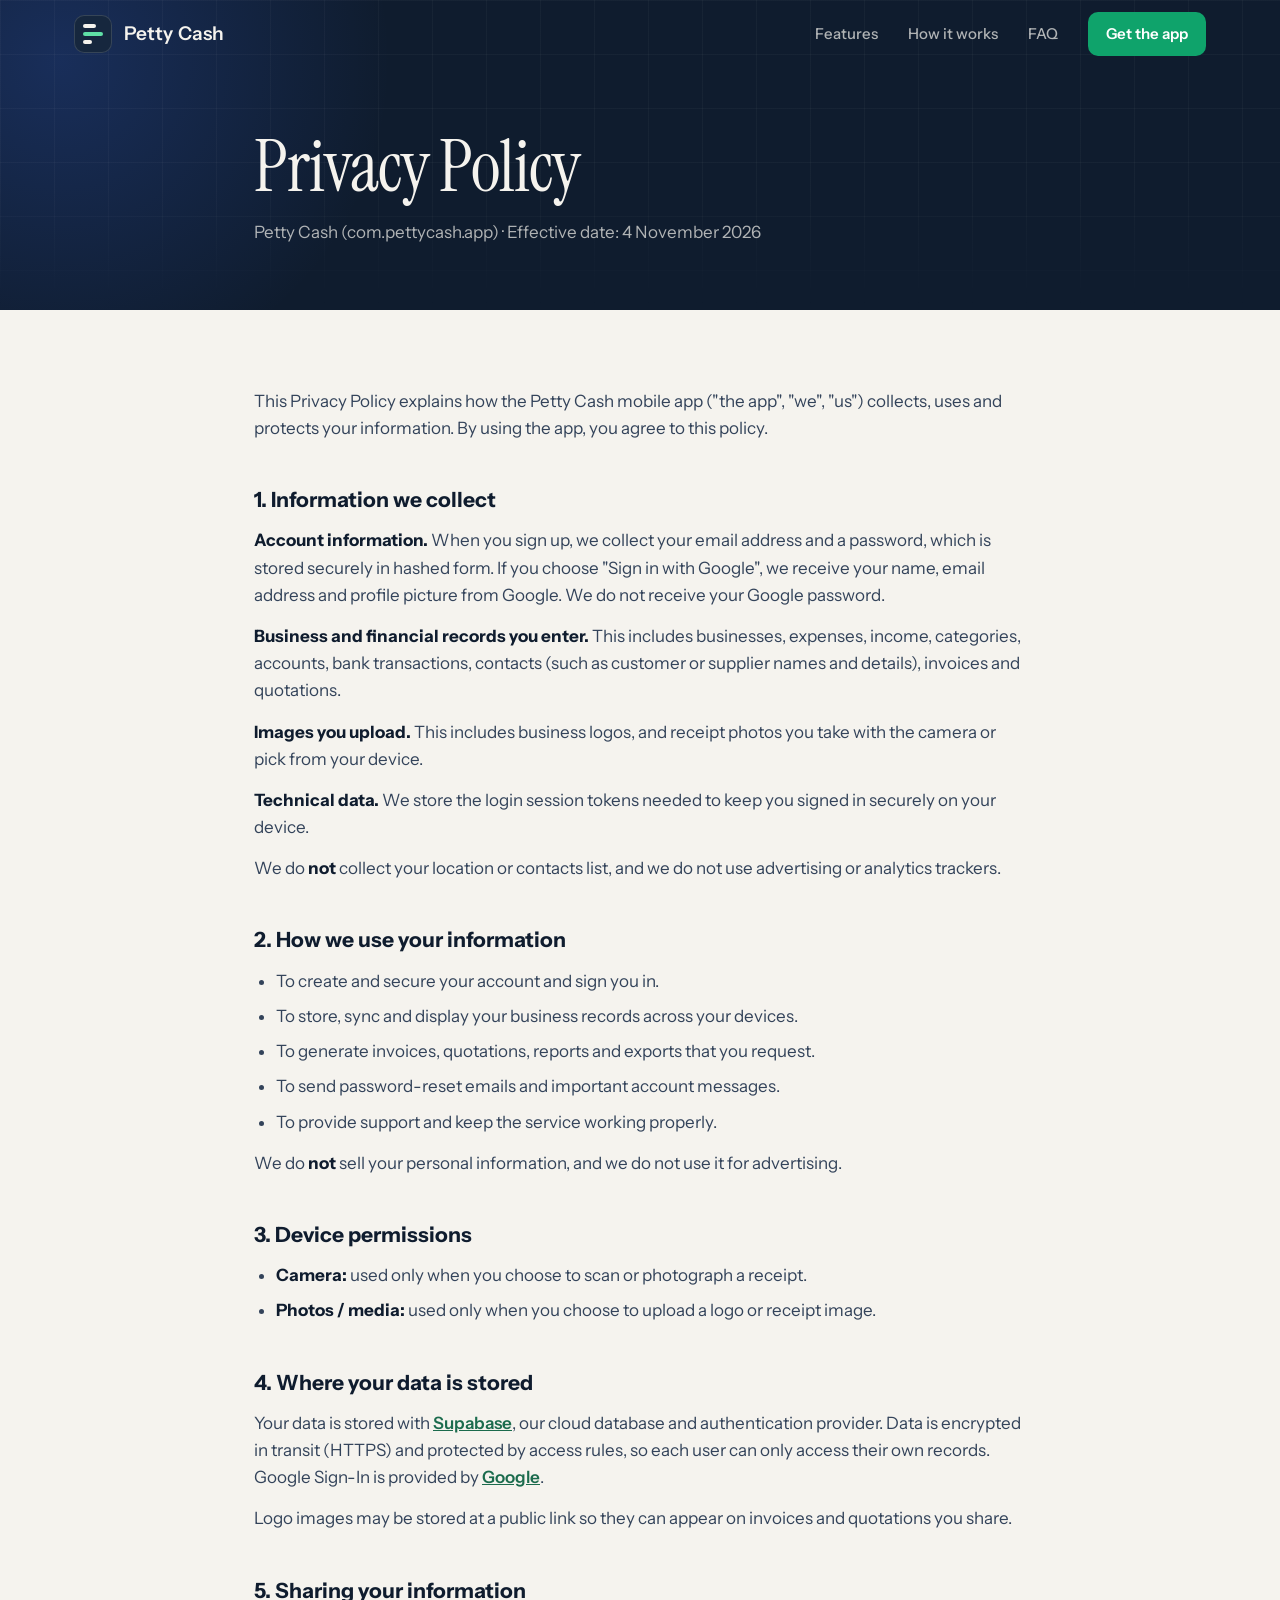
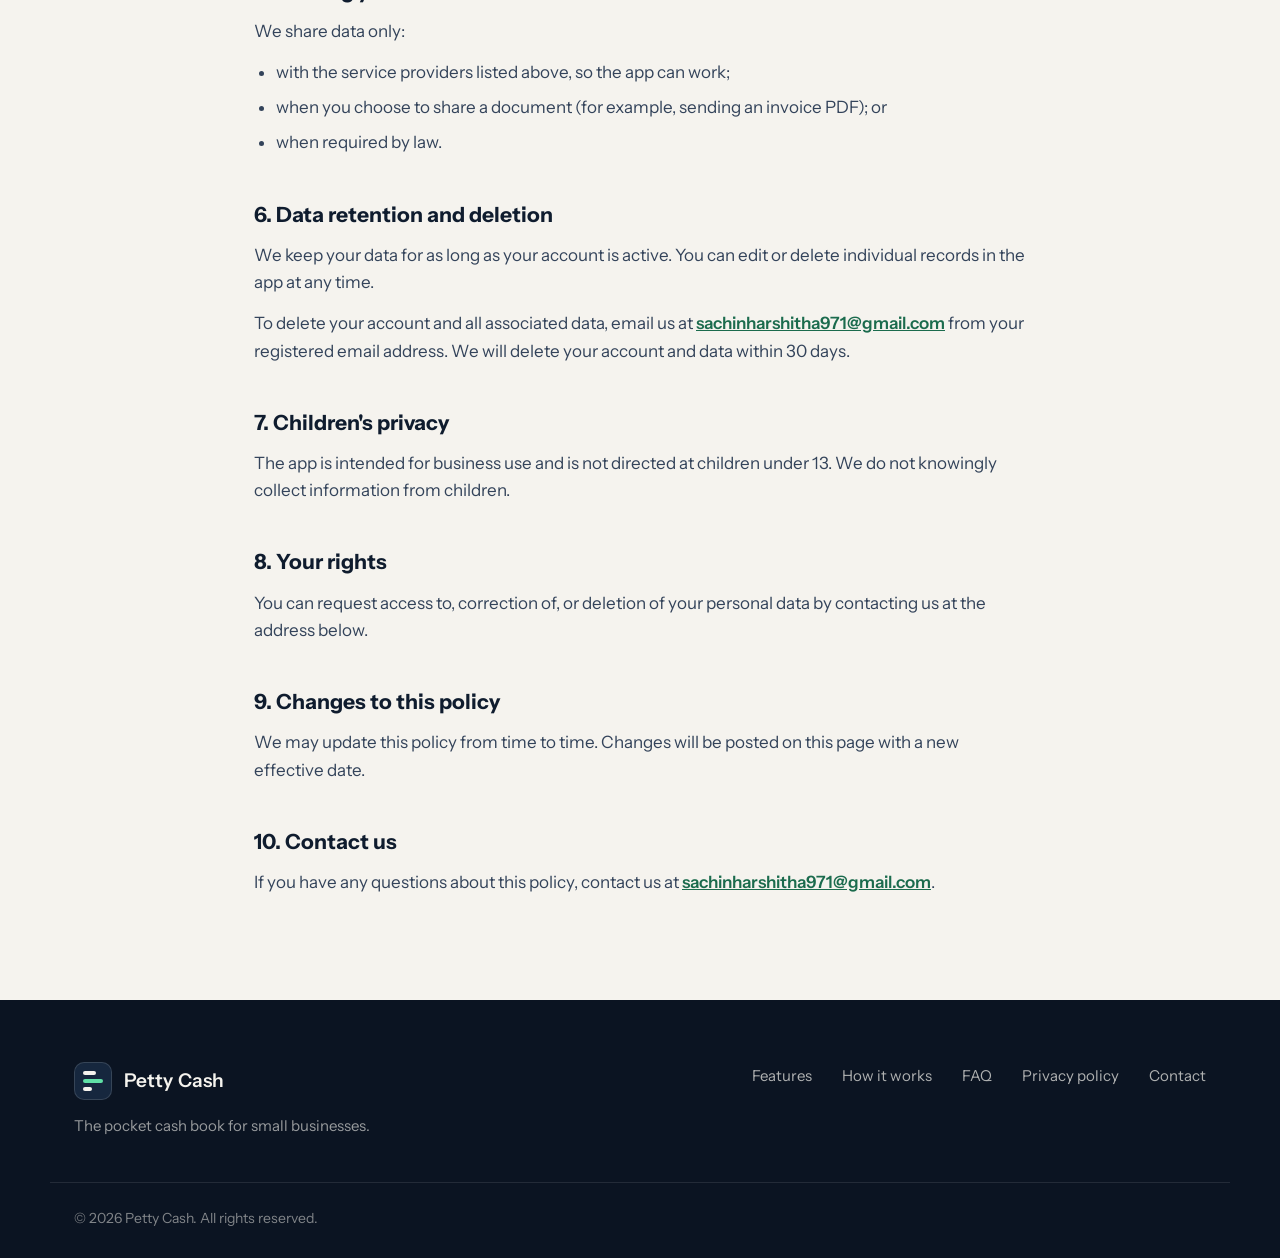
<file: privacy.html>
<!doctype html>
<html lang="en">
<head>
<meta charset="utf-8">
<meta name="viewport" content="width=device-width, initial-scale=1">
<title>Privacy Policy — Petty Cash</title>
<meta name="description" content="How the Petty Cash app collects, uses and protects your information.">
<meta name="theme-color" content="#0F1C2E">
<link rel="icon" type="image/png" href="assets/favicon.png">
<link rel="apple-touch-icon" href="assets/icon.png">
<link rel="preconnect" href="https://fonts.googleapis.com">
<link rel="preconnect" href="https://fonts.gstatic.com" crossorigin>
<link href="https://fonts.googleapis.com/css2?family=Instrument+Sans:wght@400;500;600;700&family=Instrument+Serif:ital@0;1&display=swap" rel="stylesheet">
<link rel="stylesheet" href="css/styles.css">
</head>
<body>

<a class="skip" href="#main">Skip to content</a>

<header class="nav" id="nav">
  <div class="container nav__inner">
    <a class="brand" href="./" aria-label="Petty Cash home">
      <span class="brand__mark" aria-hidden="true"><i></i><i></i><i></i></span>
      <span class="brand__name">Petty Cash</span>
    </a>
    <nav class="nav__links" id="nav-links" aria-label="Primary">
      <a href="./#features">Features</a>
      <a href="./#how">How it works</a>
      <a href="./#faq">FAQ</a>
      <a class="btn btn--green btn--sm nav__cta" href="https://play.google.com/store/apps/details?id=com.pettycash.app" target="_blank" rel="noopener">Get the app</a>
    </nav>
    <button class="nav__toggle" id="nav-toggle" aria-label="Open menu" aria-expanded="false" aria-controls="nav-links"><span></span><span></span></button>
  </div>
</header>

<main id="main">
  <section class="page-head">
    <div class="hero__bg" aria-hidden="true"><div class="glow glow--blue"></div><div class="gridlines"></div></div>
    <div class="container container--narrow">
      <h1>Privacy Policy</h1>
      <p>Petty Cash (com.pettycash.app) · Effective date: 4 November 2026</p>
    </div>
  </section>

  <article class="prose">
    <div class="container container--narrow">
      <p>This Privacy Policy explains how the Petty Cash mobile app ("the app", "we", "us") collects, uses and protects your information. By using the app, you agree to this policy.</p>

      <h2>1. Information we collect</h2>
      <p><strong>Account information.</strong> When you sign up, we collect your email address and a password, which is stored securely in hashed form. If you choose "Sign in with Google", we receive your name, email address and profile picture from Google. We do not receive your Google password.</p>
      <p><strong>Business and financial records you enter.</strong> This includes businesses, expenses, income, categories, accounts, bank transactions, contacts (such as customer or supplier names and details), invoices and quotations.</p>
      <p><strong>Images you upload.</strong> This includes business logos, and receipt photos you take with the camera or pick from your device.</p>
      <p><strong>Technical data.</strong> We store the login session tokens needed to keep you signed in securely on your device.</p>
      <p>We do <strong>not</strong> collect your location or contacts list, and we do not use advertising or analytics trackers.</p>

      <h2>2. How we use your information</h2>
      <ul>
        <li>To create and secure your account and sign you in.</li>
        <li>To store, sync and display your business records across your devices.</li>
        <li>To generate invoices, quotations, reports and exports that you request.</li>
        <li>To send password-reset emails and important account messages.</li>
        <li>To provide support and keep the service working properly.</li>
      </ul>
      <p>We do <strong>not</strong> sell your personal information, and we do not use it for advertising.</p>

      <h2>3. Device permissions</h2>
      <ul>
        <li><strong>Camera:</strong> used only when you choose to scan or photograph a receipt.</li>
        <li><strong>Photos / media:</strong> used only when you choose to upload a logo or receipt image.</li>
      </ul>

      <h2>4. Where your data is stored</h2>
      <p>Your data is stored with <a href="https://supabase.com/privacy">Supabase</a>, our cloud database and authentication provider. Data is encrypted in transit (HTTPS) and protected by access rules, so each user can only access their own records. Google Sign-In is provided by <a href="https://policies.google.com/privacy">Google</a>.</p>
      <p>Logo images may be stored at a public link so they can appear on invoices and quotations you share.</p>

      <h2>5. Sharing your information</h2>
      <p>We share data only:</p>
      <ul>
        <li>with the service providers listed above, so the app can work;</li>
        <li>when you choose to share a document (for example, sending an invoice PDF); or</li>
        <li>when required by law.</li>
      </ul>

      <h2>6. Data retention and deletion</h2>
      <p>We keep your data for as long as your account is active. You can edit or delete individual records in the app at any time.</p>
      <p>To delete your account and all associated data, email us at <a href="mailto:sachinharshitha971@gmail.com">sachinharshitha971@gmail.com</a> from your registered email address. We will delete your account and data within 30 days.</p>

      <h2>7. Children's privacy</h2>
      <p>The app is intended for business use and is not directed at children under 13. We do not knowingly collect information from children.</p>

      <h2>8. Your rights</h2>
      <p>You can request access to, correction of, or deletion of your personal data by contacting us at the address below.</p>

      <h2>9. Changes to this policy</h2>
      <p>We may update this policy from time to time. Changes will be posted on this page with a new effective date.</p>

      <h2>10. Contact us</h2>
      <p>If you have any questions about this policy, contact us at <a href="mailto:sachinharshitha971@gmail.com">sachinharshitha971@gmail.com</a>.</p>
    </div>
  </article>
</main>

<footer class="footer">
  <div class="container footer__inner">
    <div class="footer__brand">
      <a class="brand" href="./" aria-label="Petty Cash home">
        <span class="brand__mark" aria-hidden="true"><i></i><i></i><i></i></span>
        <span class="brand__name">Petty Cash</span>
      </a>
      <p>The pocket cash book for small businesses.</p>
    </div>
    <nav class="footer__links" aria-label="Footer">
      <a href="./#features">Features</a>
      <a href="./#how">How it works</a>
      <a href="./#faq">FAQ</a>
      <a href="privacy.html">Privacy policy</a>
      <a href="mailto:sachinharshitha971@gmail.com">Contact</a>
    </nav>
  </div>
  <div class="container footer__base">© <span id="year">2026</span> Petty Cash. All rights reserved.</div>
</footer>

<script src="js/main.js" defer></script>
</body>
</html>
</file>
<file: css/styles.css>
/* Petty Cash — marketing site
   Palette and type follow the app's design tokens. */

:root {
  --ink: #0F1C2E;
  --ink-2: #16273E;
  --night: #0B1422;
  --paper: #F5F3EE;
  --card: #FFFFFF;
  --muted: #5B6B7C;
  --muted-2: #6E7B88;
  --on-ink: #F5F3EE;
  --on-ink-soft: rgba(245, 243, 238, .7);
  --green: #0FA36B;
  --green-hover: #0B7C51;
  --green-dark: #1B6B4D;
  --green-soft: #EAF6F0;
  --green-bright: #5FE0A6;
  --amber: #E9A23B;
  --amber-soft: #FDF3E2;
  --amber-text: #8A5E14;
  --blue: #3B6EF6;
  --blue-soft: #EDF1FB;
  --border: rgba(15, 28, 46, .09);
  --border-strong: rgba(15, 28, 46, .14);
  --serif: 'Instrument Serif', 'Iowan Old Style', Georgia, serif;
  --sans: 'Instrument Sans', -apple-system, BlinkMacSystemFont, 'Segoe UI', Roboto, sans-serif;
  --shadow: 0 1px 2px rgba(15, 28, 46, .04), 0 12px 32px -12px rgba(15, 28, 46, .14);
  --shadow-lg: 0 2px 4px rgba(15, 28, 46, .04), 0 32px 64px -24px rgba(15, 28, 46, .28);
  --nav-h: 68px;
}

*, *::before, *::after { box-sizing: border-box; }
html { scroll-behavior: smooth; scroll-padding-top: calc(var(--nav-h) + 12px); -webkit-text-size-adjust: 100%; }
body {
  margin: 0;
  font-family: var(--sans);
  font-size: 17px;
  line-height: 1.6;
  color: var(--ink);
  background: var(--paper);
  -webkit-font-smoothing: antialiased;
  text-rendering: optimizeLegibility;
  overflow-x: hidden;
}
img, svg { display: block; max-width: 100%; }
a { color: inherit; }
h1, h2, h3, h4, p, ul, ol { margin: 0; }
ul, ol { padding: 0; list-style: none; }
svg { fill: none; stroke: currentColor; stroke-width: 1.8; stroke-linecap: round; stroke-linejoin: round; }
:focus-visible { outline: 2px solid var(--green-bright); outline-offset: 3px; border-radius: 6px; }

.container { width: 100%; max-width: 1180px; margin: 0 auto; padding: 0 24px; }
.container--narrow { max-width: 820px; }

.skip { position: absolute; left: 16px; top: -60px; z-index: 100; background: var(--card); color: var(--ink); padding: 10px 16px; border-radius: 10px; font-weight: 600; text-decoration: none; }
.skip:focus { top: 12px; }

/* ---------- brand ---------- */
.brand { display: inline-flex; align-items: center; gap: 12px; text-decoration: none; }
.brand__mark {
  width: 38px; height: 38px; border-radius: 10px; flex: none;
  background: var(--ink-2); box-shadow: inset 0 0 0 1px rgba(245, 243, 238, .14);
  display: flex; flex-direction: column; justify-content: center; gap: 4px; padding-left: 9px;
}
.brand__mark i { display: block; height: 4px; border-radius: 4px; background: var(--on-ink); }
.brand__mark i:nth-child(1) { width: 13px; }
.brand__mark i:nth-child(2) { width: 20px; background: var(--green-bright); }
.brand__mark i:nth-child(3) { width: 9px; }
.brand__mark--sm { width: 26px; height: 26px; border-radius: 7px; gap: 3px; padding-left: 6px; background: var(--ink); }
.brand__mark--sm i { height: 3px; }
.brand__mark--sm i:nth-child(1) { width: 9px; }
.brand__mark--sm i:nth-child(2) { width: 14px; }
.brand__mark--sm i:nth-child(3) { width: 6px; }
.brand__name { font-weight: 600; font-size: 19px; letter-spacing: .1px; }

/* ---------- buttons ---------- */
.btn { display: inline-flex; align-items: center; justify-content: center; gap: 8px; font: inherit; font-weight: 600; text-decoration: none; border: 0; cursor: pointer; border-radius: 12px; padding: 14px 22px; transition: background .2s, transform .2s; }
.btn--green { background: var(--green); color: #fff; }
.btn--green:hover { background: var(--green-hover); }
.btn--sm { padding: 10px 18px; font-size: 15px; border-radius: 10px; }

.store {
  display: inline-flex; align-items: center; gap: 14px; text-decoration: none;
  background: var(--paper); color: var(--ink); border-radius: 16px; padding: 12px 24px 12px 18px;
  box-shadow: 0 10px 30px -10px rgba(0, 0, 0, .5);
  transition: transform .2s ease, box-shadow .2s ease;
}
.store:hover { transform: translateY(-2px); box-shadow: 0 16px 36px -10px rgba(0, 0, 0, .55); }
.store__icon { width: 34px; height: 34px; fill: var(--green); stroke: none; }
.store small { display: block; font-size: 11px; font-weight: 600; letter-spacing: 1.2px; text-transform: uppercase; color: var(--muted); line-height: 1.3; }
.store b { display: block; font-size: 22px; font-weight: 700; line-height: 1.15; }

.soon { display: inline-flex; align-items: center; gap: 9px; font-size: 15px; font-weight: 600; color: rgba(245, 243, 238, .8); border: 1.5px dashed rgba(245, 243, 238, .3); border-radius: 999px; padding: 10px 18px; }
.soon svg { width: 17px; height: 17px; fill: currentColor; stroke: none; }

/* ---------- nav ---------- */
.nav { position: fixed; inset: 0 0 auto 0; z-index: 50; height: var(--nav-h); color: var(--on-ink); transition: background .25s, box-shadow .25s; }
.nav.is-stuck { background: rgba(15, 28, 46, .86); -webkit-backdrop-filter: saturate(160%) blur(14px); backdrop-filter: saturate(160%) blur(14px); box-shadow: 0 1px 0 rgba(245, 243, 238, .08); }
.nav__inner { height: 100%; display: flex; align-items: center; justify-content: space-between; gap: 24px; }
.nav__links { display: flex; align-items: center; gap: 30px; }
.nav__links a:not(.btn) { font-size: 15px; font-weight: 500; text-decoration: none; color: var(--on-ink-soft); transition: color .2s; }
.nav__links a:not(.btn):hover { color: var(--on-ink); }
.nav__toggle { display: none; width: 44px; height: 44px; margin-right: -10px; background: none; border: 0; cursor: pointer; position: relative; color: inherit; }
.nav__toggle span { position: absolute; left: 11px; right: 11px; height: 2px; border-radius: 2px; background: currentColor; transition: transform .25s, top .25s; }
.nav__toggle span:nth-child(1) { top: 17px; }
.nav__toggle span:nth-child(2) { top: 25px; }
.nav__toggle[aria-expanded="true"] span:nth-child(1) { top: 21px; transform: rotate(45deg); }
.nav__toggle[aria-expanded="true"] span:nth-child(2) { top: 21px; transform: rotate(-45deg); }

/* ---------- hero ---------- */
.hero { position: relative; background: var(--ink); color: var(--on-ink); padding: calc(var(--nav-h) + 64px) 0 96px; overflow: hidden; }
.hero__bg { position: absolute; inset: 0; pointer-events: none; overflow: hidden; }
.glow { position: absolute; border-radius: 50%; }
.glow--green { width: 900px; height: 900px; right: -260px; top: 80px; background: radial-gradient(circle, rgba(15, 163, 107, .36) 0%, rgba(15, 163, 107, 0) 62%); }
.glow--blue { width: 720px; height: 720px; left: -300px; top: -300px; background: radial-gradient(circle, rgba(59, 110, 246, .22) 0%, rgba(59, 110, 246, 0) 65%); }
.gridlines { position: absolute; inset: 0; background-image: linear-gradient(rgba(245, 243, 238, .035) 1px, transparent 1px), linear-gradient(90deg, rgba(245, 243, 238, .035) 1px, transparent 1px); background-size: 54px 54px; -webkit-mask-image: linear-gradient(#000 60%, transparent); mask-image: linear-gradient(#000 60%, transparent); }
.hero__inner { position: relative; display: grid; grid-template-columns: minmax(0, 1.08fr) minmax(0, .92fr); align-items: center; gap: 40px; }

.eyebrow { display: inline-flex; align-items: center; gap: 10px; font-size: 13px; font-weight: 600; letter-spacing: 1.4px; text-transform: uppercase; text-decoration: none; color: var(--green-bright); border: 1.5px solid rgba(95, 224, 166, .4); padding: 8px 16px; border-radius: 999px; transition: background .2s; }
.eyebrow:hover { background: rgba(95, 224, 166, .1); }
.eyebrow__dot { width: 8px; height: 8px; border-radius: 50%; background: var(--green-bright); box-shadow: 0 0 0 4px rgba(95, 224, 166, .2); }

h1 { font-family: var(--serif); font-weight: 400; font-size: clamp(54px, 7.6vw, 104px); line-height: .98; letter-spacing: -.015em; margin-top: 28px; }
h1 em, h2 em { font-style: italic; color: var(--green-bright); }
.hero__sub { font-size: clamp(18px, 1.6vw, 21px); line-height: 1.5; color: var(--on-ink-soft); margin-top: 26px; max-width: 520px; }
.hero__cta { display: flex; flex-wrap: wrap; align-items: center; gap: 16px; margin-top: 36px; }
.hero__ticks { display: flex; flex-wrap: wrap; gap: 10px 26px; margin-top: 30px; font-size: 15px; font-weight: 500; color: var(--on-ink-soft); }
.hero__ticks li { display: inline-flex; align-items: center; gap: 8px; }
.hero__ticks svg { width: 16px; height: 16px; color: var(--green-bright); stroke-width: 2.6; }

/* phone */
.hero__visual { position: relative; display: flex; justify-content: center; padding: 24px 0; }
.phone { width: 340px; height: 690px; flex: none; background: var(--night); border-radius: 50px; padding: 12px; box-shadow: 0 0 0 2px rgba(245, 243, 238, .14), 0 50px 100px rgba(0, 0, 0, .55); transform: rotate(4deg); }
.phone__screen { position: relative; width: 100%; height: 100%; background: var(--paper); color: var(--ink); border-radius: 39px; overflow: hidden; }
.phone__island { position: absolute; top: 12px; left: 50%; transform: translateX(-50%); width: 96px; height: 27px; border-radius: 20px; background: var(--night); }
.app-head { padding: 58px 22px 0; }
.app-hello { font-size: 13px; color: var(--muted); }
.app-biz { font-family: var(--serif); font-size: 29px; line-height: 1.15; }
.app-hero { margin: 16px 16px 0; background: var(--ink); color: var(--on-ink); border-radius: 22px; padding: 20px; }
.app-hero small { font-size: 11px; letter-spacing: 1px; text-transform: uppercase; color: rgba(245, 243, 238, .6); }
.app-big { font-family: var(--serif); font-size: 39px; line-height: 1.15; margin-top: 2px; }
.app-row { display: flex; gap: 9px; margin-top: 12px; }
.app-pill { flex: 1; background: rgba(245, 243, 238, .08); border-radius: 12px; padding: 9px 11px; }
.app-pill span { display: block; font-size: 10.5px; color: rgba(245, 243, 238, .6); }
.app-pill b { display: block; font-size: 15px; line-height: 1.3; }
.up { color: var(--green-bright); }
.down { color: #F2A79D; }
.app-bars { display: flex; align-items: flex-end; gap: 8px; height: 64px; margin-top: 14px; }
.app-bars div { flex: 1; height: var(--h); border-radius: 5px 5px 3px 3px; background: rgba(245, 243, 238, .18); transform-origin: bottom; animation: grow .9s cubic-bezier(.2, .8, .2, 1) both; }
.app-bars div:nth-child(2) { animation-delay: .06s; } .app-bars div:nth-child(3) { animation-delay: .12s; }
.app-bars div:nth-child(4) { animation-delay: .18s; } .app-bars div:nth-child(5) { animation-delay: .24s; }
.app-bars div:nth-child(6) { animation-delay: .3s; }
.app-bars .is-now { background: var(--green); }
@keyframes grow { from { transform: scaleY(0); } }
.app-list { padding: 16px 16px 0; }
.app-list h4 { font-size: 12.5px; font-weight: 600; color: var(--muted); margin: 0 6px 9px; }
.app-item { display: flex; align-items: center; gap: 11px; background: var(--card); border-radius: 14px; padding: 10px 12px; margin-bottom: 8px; }
.app-dot { width: 34px; height: 34px; border-radius: 10px; display: grid; place-items: center; flex: none; }
.app-dot svg { width: 18px; height: 18px; }
.app-dot--green { background: var(--green-soft); color: var(--green-dark); }
.app-dot--amber { background: var(--amber-soft); color: var(--amber-text); }
.app-dot--blue { background: var(--blue-soft); color: #2F55BE; }
.app-t { flex: 1; min-width: 0; }
.app-t b { display: block; font-size: 13.5px; font-weight: 600; line-height: 1.3; }
.app-t span { font-size: 11px; color: var(--muted-2); }
.app-amt { font-size: 13.5px; font-weight: 700; font-variant-numeric: tabular-nums; }
.app-amt--in { color: var(--green); }

.chip { position: absolute; display: flex; align-items: center; gap: 12px; background: var(--card); color: var(--ink); border-radius: 18px; padding: 13px 18px 13px 14px; box-shadow: 0 24px 50px rgba(0, 0, 0, .35); animation: float 6s ease-in-out infinite; }
.chip b { display: block; font-size: 16px; line-height: 1.25; white-space: nowrap; }
.chip span { font-size: 13px; color: var(--muted); white-space: nowrap; }
.chip__ic { width: 40px; height: 40px; border-radius: 12px; display: grid; place-items: center; flex: none; }
.chip__ic svg { width: 20px; height: 20px; }
.chip__ic--green { background: var(--green-soft); color: var(--green-dark); }
.chip__ic--blue { background: var(--blue-soft); color: #2F55BE; }
.chip--a { top: 0; right: 0; --r: 3deg; }
.chip--b { bottom: 130px; left: -8px; --r: -4deg; animation-delay: -3s; }
@keyframes float { 0%, 100% { transform: rotate(var(--r)) translateY(0); } 50% { transform: rotate(var(--r)) translateY(-10px); } }

/* ---------- fact strip ---------- */
.facts { background: var(--card); border-bottom: 1px solid var(--border); }
.facts__grid { display: grid; grid-template-columns: repeat(4, 1fr); }
.fact { padding: 34px 28px; border-left: 1px solid var(--border); }
.fact:first-child { border-left: 0; padding-left: 0; }
.fact b { display: block; font-family: var(--serif); font-weight: 400; font-size: 44px; line-height: 1; color: var(--ink); }
.fact span { display: block; margin-top: 10px; font-size: 15px; line-height: 1.45; color: var(--muted); max-width: 22ch; }

/* ---------- sections ---------- */
.section { padding: 112px 0; }
.section--tint { background: #EDEAE2; }
.section--ink { background: var(--ink); color: var(--on-ink); }
.section__head { max-width: 760px; margin-bottom: 56px; }
.kicker { font-size: 13px; font-weight: 700; letter-spacing: 1.6px; text-transform: uppercase; color: var(--green-dark); margin-bottom: 16px; }
.kicker--bright { color: var(--green-bright); }
h2 { font-family: var(--serif); font-weight: 400; font-size: clamp(36px, 4.4vw, 56px); line-height: 1.06; letter-spacing: -.01em; text-wrap: balance; }
.section:not(.section--ink) h2 em { color: var(--green-dark); }
.lede { font-size: 19px; line-height: 1.55; color: var(--muted); margin-top: 20px; max-width: 58ch; }
.section--ink .lede { color: var(--on-ink-soft); }

/* cards */
.cards { display: grid; grid-template-columns: repeat(4, 1fr); gap: 18px; }
.card { background: var(--card); border: 1px solid var(--border); border-radius: 18px; padding: 28px 24px 30px; transition: transform .25s ease, box-shadow .25s ease, border-color .25s ease; }
.card:hover { transform: translateY(-4px); box-shadow: var(--shadow); border-color: var(--border-strong); }
.card__ic { width: 46px; height: 46px; border-radius: 13px; display: grid; place-items: center; background: var(--green-soft); color: var(--green-dark); margin-bottom: 22px; }
.card__ic svg { width: 22px; height: 22px; }
.card h3 { font-size: 18px; font-weight: 600; line-height: 1.3; }
.card p { margin-top: 8px; font-size: 15.5px; line-height: 1.55; color: var(--muted); }

/* split */
.split { display: grid; grid-template-columns: 1fr 1fr; align-items: center; gap: 72px; }
.split + .split { margin-top: 112px; }
.split--flip .split__copy { order: 2; }
.ticks { margin-top: 26px; display: grid; gap: 12px; }
.ticks li { display: flex; align-items: flex-start; gap: 12px; font-weight: 500; }
.ticks svg { width: 22px; height: 22px; flex: none; margin-top: 2px; padding: 4px; border-radius: 50%; background: var(--green); color: #fff; stroke-width: 3; }

.panel { background: var(--card); border: 1px solid var(--border); border-radius: 24px; padding: 30px; box-shadow: var(--shadow-lg); }
.panel--ink { background: var(--ink); color: var(--on-ink); border-color: transparent; }
.panel__top { display: flex; align-items: center; justify-content: space-between; gap: 12px; font-size: 14px; font-weight: 500; color: var(--muted); }
.panel--ink .panel__top { color: rgba(245, 243, 238, .62); }
.panel__big { font-family: var(--serif); font-size: clamp(44px, 5vw, 60px); line-height: 1.1; margin-top: 6px; }
.tag { font-size: 12.5px; font-weight: 600; padding: 4px 10px; border-radius: 999px; background: #EFEDE6; color: var(--muted); }
.tag--green { background: rgba(15, 163, 107, .22); color: var(--green-bright); }

.trend { display: flex; align-items: flex-end; gap: 12px; height: 150px; margin-top: 22px; }
.trend div { flex: 1; height: 100%; display: flex; flex-direction: column; justify-content: flex-end; align-items: stretch; gap: 8px; }
.trend i { display: block; height: var(--h); border-radius: 7px 7px 3px 3px; background: rgba(245, 243, 238, .16); }
.trend span { font-size: 12px; text-align: center; color: rgba(245, 243, 238, .5); }
.trend .is-now i { background: var(--green); }
.trend .is-now span { color: var(--on-ink); font-weight: 600; }
.cats { margin-top: 26px; padding-top: 22px; border-top: 1px solid rgba(245, 243, 238, .1); display: grid; gap: 13px; }
.cat { display: grid; grid-template-columns: 84px 1fr 62px; align-items: center; gap: 14px; font-size: 14px; }
.cat span { color: rgba(245, 243, 238, .7); }
.cat b { text-align: right; font-weight: 600; font-variant-numeric: tabular-nums; }
.cat__bar { height: 7px; border-radius: 7px; background: rgba(245, 243, 238, .1); overflow: hidden; }
.cat__bar i { display: block; height: 100%; border-radius: 7px; background: var(--green-bright); }

.doc { position: relative; background: var(--card); border-radius: 8px; padding: 34px 32px 30px; box-shadow: var(--shadow-lg); transform: rotate(-1.5deg); max-width: 480px; margin: 0 auto; }
.doc__head { display: flex; justify-content: space-between; align-items: flex-start; gap: 16px; padding-bottom: 20px; border-bottom: 2px solid var(--ink); }
.doc__logo { display: flex; align-items: center; gap: 10px; font-weight: 700; font-size: 16px; }
.doc__title { font-family: var(--serif); font-size: 34px; line-height: 1; text-align: right; }
.doc small { display: block; font-family: var(--sans); font-size: 11px; font-weight: 600; letter-spacing: 1.2px; text-transform: uppercase; color: var(--muted-2); }
.doc__title small { margin-top: 6px; }
.doc__meta { display: flex; justify-content: space-between; gap: 16px; padding: 18px 0; }
.doc__meta b { font-size: 15px; }
.doc__meta div:last-child { text-align: right; }
.doc__table { width: 100%; border-collapse: collapse; font-size: 14.5px; font-variant-numeric: tabular-nums; }
.doc__table th { font-size: 11px; font-weight: 600; letter-spacing: 1.2px; text-transform: uppercase; color: var(--muted-2); text-align: left; padding: 9px 0; border-bottom: 1px solid var(--border-strong); }
.doc__table td { padding: 11px 0; border-bottom: 1px solid var(--border); }
.doc__table th:nth-child(2), .doc__table td:nth-child(2) { text-align: center; width: 60px; }
.doc__table th:last-child, .doc__table td:last-child { text-align: right; }
.doc__totals { margin: 16px 0 0 auto; width: 58%; font-size: 14.5px; font-variant-numeric: tabular-nums; }
.doc__totals div { display: flex; justify-content: space-between; padding: 4px 0; color: var(--muted); }
.doc__totals .doc__total { margin-top: 8px; padding: 11px 14px; border-radius: 8px; background: var(--ink); color: var(--on-ink); font-weight: 700; }
.stamp { position: absolute; left: 30px; bottom: 34px; font-size: 15px; font-weight: 700; letter-spacing: 2.4px; text-transform: uppercase; color: var(--green); border: 2px solid var(--green); border-radius: 8px; padding: 5px 13px; transform: rotate(-8deg); }

.share { display: flex; gap: 4px; height: 18px; margin: 22px 0 10px; }
.share i { display: block; border-radius: 6px; }
.s-green { background: var(--green); } .s-blue { background: var(--blue); } .s-amber { background: var(--amber); }
.biz { display: flex; align-items: center; gap: 14px; padding: 16px 0; border-top: 1px solid var(--border); }
.biz:first-of-type { border-top: 0; }
.biz__dot { width: 10px; height: 10px; border-radius: 3px; flex: none; }
.biz div { flex: 1; min-width: 0; }
.biz b { display: block; font-size: 16px; line-height: 1.3; }
.biz small { font-size: 13px; color: var(--muted); }
.biz strong { font-family: var(--serif); font-weight: 400; font-size: 22px; white-space: nowrap; }

/* steps */
.steps { display: grid; grid-template-columns: repeat(3, 1fr); gap: 18px; counter-reset: step; }
.step { position: relative; background: var(--card); border: 1px solid var(--border); border-radius: 18px; padding: 30px 28px 32px; }
.step__n { display: grid; place-items: center; width: 44px; height: 44px; border-radius: 50%; background: var(--ink); color: var(--on-ink); font-family: var(--serif); font-size: 24px; line-height: 1; margin-bottom: 22px; }
.step h3 { font-size: 19px; font-weight: 600; }
.step p { margin-top: 8px; color: var(--muted); font-size: 16px; }

/* trust */
.trust { display: grid; grid-template-columns: .9fr 1.1fr; gap: 72px; align-items: center; }
.link { display: inline-flex; align-items: center; gap: 8px; margin-top: 28px; font-weight: 600; text-decoration: none; color: var(--green-bright); }
.link svg { width: 18px; height: 18px; transition: transform .2s; }
.link:hover svg { transform: translateX(4px); }
.trust__grid { display: grid; grid-template-columns: 1fr 1fr; gap: 16px; }
.trust__item { background: rgba(245, 243, 238, .05); border: 1px solid rgba(245, 243, 238, .1); border-radius: 18px; padding: 26px 24px; }
.trust__item svg { width: 26px; height: 26px; color: var(--green-bright); margin-bottom: 18px; }
.trust__item h3 { font-size: 17px; font-weight: 600; }
.trust__item p { margin-top: 6px; font-size: 15px; line-height: 1.55; color: var(--on-ink-soft); }

/* faq */
#faq .section__head { margin-bottom: 36px; }
.faq { border-top: 1px solid var(--border-strong); }
.faq details { border-bottom: 1px solid var(--border-strong); }
.faq summary { display: flex; align-items: center; justify-content: space-between; gap: 20px; padding: 24px 0; font-size: 19px; font-weight: 600; cursor: pointer; list-style: none; }
.faq summary::-webkit-details-marker { display: none; }
.faq summary::after { content: ''; flex: none; width: 12px; height: 12px; border-right: 2px solid var(--ink); border-bottom: 2px solid var(--ink); transform: rotate(45deg) translate(-3px, -3px); transition: transform .25s; }
.faq details[open] summary::after { transform: rotate(225deg) translate(-3px, -3px); }
.faq p { padding: 0 40px 26px 0; color: var(--muted); max-width: 66ch; }
.faq a { color: var(--green-dark); font-weight: 600; }

/* cta */
.cta { padding: 0 0 112px; }
.cta__box { position: relative; overflow: hidden; background: var(--ink); color: var(--on-ink); border-radius: 32px; padding: 80px 32px; display: flex; flex-direction: column; align-items: center; text-align: center; }
.cta__box > *:not(.hero__bg) { position: relative; }
.cta__box .glow--green { right: auto; left: 50%; top: 20%; transform: translateX(-50%); }
.cta__icon { width: 72px; height: 72px; border-radius: 18px; box-shadow: 0 0 0 1px rgba(245, 243, 238, .16), 0 16px 32px rgba(0, 0, 0, .35); margin-bottom: 28px; }
.cta__box p { font-size: 19px; color: var(--on-ink-soft); margin: 16px 0 34px; max-width: 44ch; }

/* footer */
.footer { background: var(--night); color: var(--on-ink); padding: 56px 0 28px; }
.footer__inner { display: flex; justify-content: space-between; align-items: flex-start; gap: 32px; flex-wrap: wrap; }
.footer__brand p { margin-top: 14px; font-size: 15px; color: rgba(245, 243, 238, .6); }
.footer__links { display: flex; flex-wrap: wrap; gap: 12px 30px; padding-top: 8px; }
.footer__links a { font-size: 15px; text-decoration: none; color: var(--on-ink-soft); transition: color .2s; }
.footer__links a:hover { color: var(--on-ink); }
.footer__base { margin-top: 44px; padding-top: 24px; border-top: 1px solid rgba(245, 243, 238, .1); font-size: 14px; color: rgba(245, 243, 238, .5); }

/* ---------- legal page ---------- */
.page-head { position: relative; overflow: hidden; background: var(--ink); color: var(--on-ink); padding: calc(var(--nav-h) + 64px) 0 64px; }
.page-head h1 { font-size: clamp(44px, 6vw, 72px); margin-top: 0; }
.page-head p { position: relative; margin-top: 16px; color: var(--on-ink-soft); }
.page-head .container { position: relative; }
.prose { padding: 64px 0 104px; }
.prose h2 { font-family: var(--sans); font-size: 21px; font-weight: 700; letter-spacing: 0; line-height: 1.3; margin: 44px 0 12px; }
.prose p, .prose li { color: #33435A; }
.prose p { margin-top: 14px; }
.prose ul { list-style: disc; padding-left: 22px; margin-top: 14px; display: grid; gap: 8px; }
.prose a { color: var(--green-dark); font-weight: 600; }
.prose strong { color: var(--ink); }

/* ---------- reveal ---------- */
.js .reveal { opacity: 0; transform: translateY(22px); transition: opacity .7s ease, transform .7s cubic-bezier(.2, .7, .2, 1); }
.js .reveal.is-in { opacity: 1; transform: none; }
.js .cards .reveal:nth-child(4n + 2), .js .steps .reveal:nth-child(2), .js .trust__grid .reveal:nth-child(2) { transition-delay: .07s; }
.js .cards .reveal:nth-child(4n + 3), .js .steps .reveal:nth-child(3), .js .trust__grid .reveal:nth-child(3) { transition-delay: .14s; }
.js .cards .reveal:nth-child(4n + 4), .js .trust__grid .reveal:nth-child(4) { transition-delay: .21s; }

/* ---------- responsive ---------- */
@media (max-width: 1080px) {
  .cards { grid-template-columns: repeat(2, 1fr); }
  .split { gap: 48px; }
  .trust { grid-template-columns: 1fr; gap: 48px; }
  .chip--b { left: -4px; }
}

@media (max-width: 900px) {
  .hero { padding-bottom: 72px; }
  .hero__inner { grid-template-columns: 1fr; gap: 48px; }
  .hero__visual { padding: 32px 0 8px; }
  .chip--a { right: calc(50% - 215px); }
  .chip--b { left: calc(50% - 225px); }
  .facts__grid { grid-template-columns: 1fr 1fr; }
  .fact { padding: 28px 24px; }
  .fact:nth-child(odd) { border-left: 0; padding-left: 0; }
  .fact:nth-child(n + 3) { border-top: 1px solid var(--border); }
  .section { padding: 84px 0; }
  .split { grid-template-columns: 1fr; gap: 40px; }
  .split + .split { margin-top: 84px; }
  .split--flip .split__copy { order: 0; }
  .steps { grid-template-columns: 1fr; }
  .cta { padding-bottom: 84px; }

  .nav__toggle { display: block; }
  .nav__links {
    position: fixed; inset: var(--nav-h) 0 auto 0; flex-direction: column; align-items: stretch; gap: 0;
    background: var(--ink); padding: 8px 24px 28px; border-bottom: 1px solid rgba(245, 243, 238, .1);
    box-shadow: 0 30px 40px rgba(0, 0, 0, .35);
    opacity: 0; visibility: hidden; transform: translateY(-8px); transition: opacity .2s, transform .2s, visibility .2s;
  }
  .nav__links.is-open { opacity: 1; visibility: visible; transform: none; }
  .nav__links a:not(.btn) { padding: 16px 0; font-size: 18px; color: var(--on-ink); border-bottom: 1px solid rgba(245, 243, 238, .08); }
  .nav__cta { margin-top: 20px; padding: 14px 22px; font-size: 16px; }
  .nav.is-open { background: var(--ink); }
}

@media (max-width: 560px) {
  body { font-size: 16px; }
  .container { padding: 0 20px; }
  .hero { padding-top: calc(var(--nav-h) + 36px); }
  .hero__cta { gap: 14px; }
  .phone { width: 290px; height: 590px; border-radius: 44px; padding: 10px; transform: rotate(2deg); }
  .phone__screen { border-radius: 34px; }
  .app-head { padding: 50px 18px 0; }
  .app-biz { font-size: 25px; }
  .app-hero { margin: 12px 12px 0; padding: 16px; }
  .app-big { font-size: 33px; }
  .app-bars { height: 48px; }
  .app-list { padding: 12px 12px 0; }
  .chip { padding: 10px 14px 10px 10px; border-radius: 15px; gap: 10px; }
  .chip b { font-size: 14px; } .chip span { font-size: 12px; }
  .chip__ic { width: 34px; height: 34px; border-radius: 10px; }
  .chip--a { right: 0; top: 4px; }
  .chip--b { left: 0; bottom: 66px; }
  .fact b { font-size: 36px; }
  .fact { padding: 22px 16px; }
  .section { padding: 68px 0; }
  .section__head { margin-bottom: 40px; }
  .lede { font-size: 17px; }
  .cards { grid-template-columns: 1fr; gap: 14px; }
  .card { padding: 24px 22px 26px; }
  .panel { padding: 22px; border-radius: 20px; }
  .trend { height: 120px; gap: 8px; }
  .cat { grid-template-columns: 74px 1fr 56px; gap: 10px; font-size: 13px; }
  .doc { padding: 26px 22px 24px; }
  .doc__title { font-size: 28px; }
  .doc__totals { width: 66%; }
  .stamp { left: 18px; bottom: 28px; font-size: 13px; padding: 4px 10px; }
  .biz strong { font-size: 19px; }
  .trust__grid { grid-template-columns: 1fr; }
  .faq summary { font-size: 17px; padding: 20px 0; }
  .faq p { padding-right: 0; }
  .cta { padding-bottom: 68px; }
  .cta__box { padding: 56px 22px; border-radius: 24px; }
  .footer__links { gap: 12px 24px; }
}

@media (prefers-reduced-motion: reduce) {
  html { scroll-behavior: auto; }
  *, *::before, *::after { animation: none !important; transition: none !important; }
  .js .reveal { opacity: 1; transform: none; }
}
</file>
